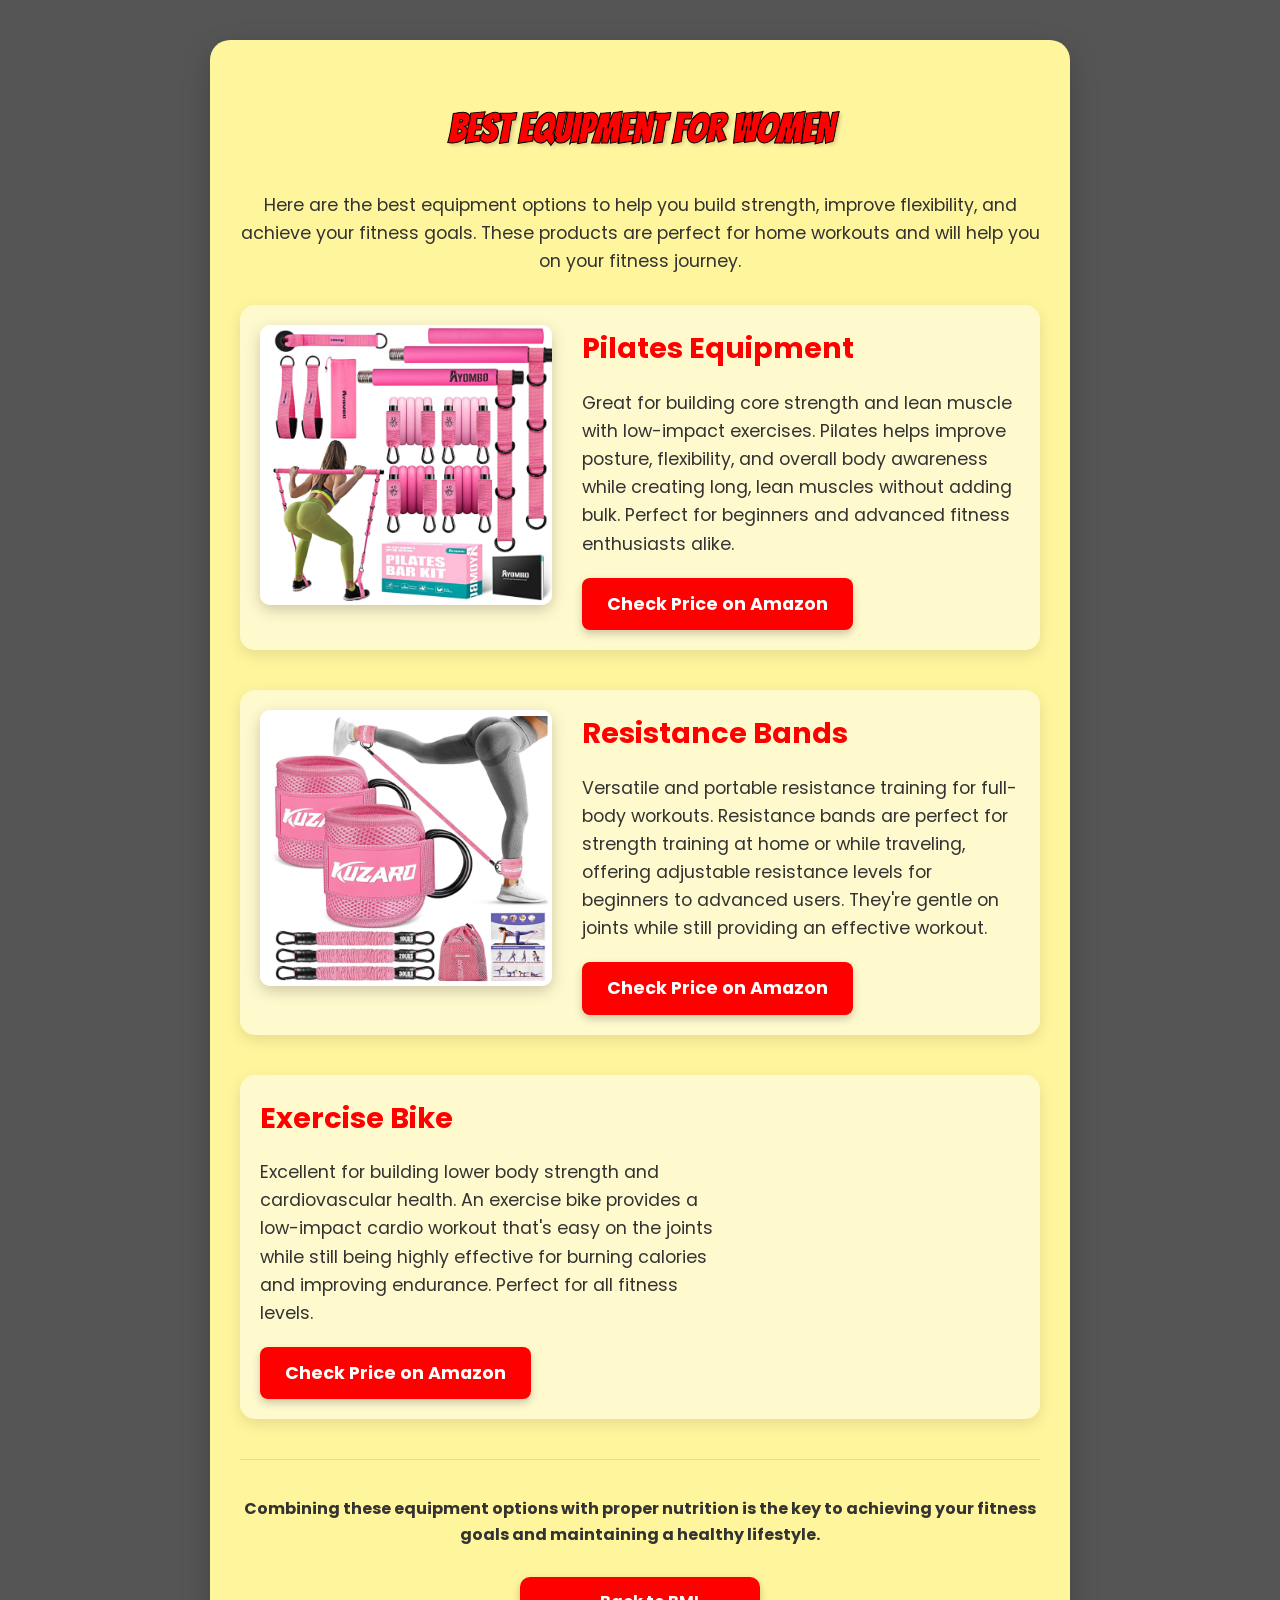
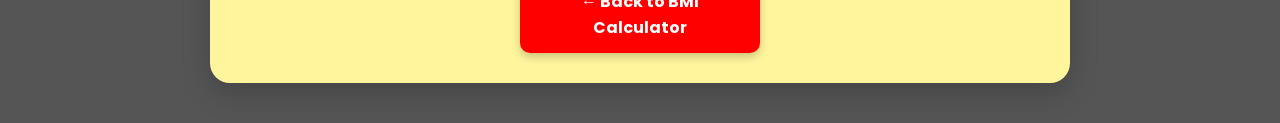
<file: equipment-women.html>
<!DOCTYPE html>
<html lang="en">
<head>
    <meta charset="UTF-8">
    <meta name="viewport" content="width=device-width, initial-scale=1.0">
    <title>Best Equipment for Women - BMI Calculator</title>
    <link href="https://fonts.googleapis.com/css2?family=Bangers&family=Poppins:wght@300;400;600;700&display=swap" rel="stylesheet">
    <link rel="stylesheet" href="https://cdnjs.cloudflare.com/ajax/libs/font-awesome/6.0.0/css/all.min.css">
    <style>
        :root {
            --primary-color: #ff0000;
            --secondary-color: #007bff;
            --text-color: #333;
            --light-bg: #fff;
            --dark-bg: #222;
            --dark-text: #eee;
            --gradient-start: #FFF59D; /* Light yellow */
            --gradient-end: #FFEB3B; /* Slightly darker yellow */
            --shadow-color: rgba(0, 0, 0, 0.2);
        }
        
        body {
            font-family: 'Poppins', sans-serif;
            line-height: 1.6;
            margin: 0;
            padding: 0;
            background-color: #555555;
            color: var(--text-color);
        }
        
        .container {
            max-width: 800px;
            margin: 40px auto;
            padding: 30px;
            background: var(--gradient-start);
            border-radius: 20px;
            box-shadow: 0 10px 30px var(--shadow-color);
        }
        
        h1 {
            font-family: 'Bangers', cursive;
            color: var(--primary-color);
            text-align: center;
            font-size: 2.5em;
            margin-bottom: 30px;
            text-shadow: 2px 2px 4px rgba(0, 0, 0, 0.2);
            -webkit-text-stroke: 1px black;
            text-stroke: 1px black;
        }
        
        .intro {
            text-align: center;
            margin-bottom: 30px;
            font-size: 1.1em;
        }
        
        .equipment-item {
            display: flex;
            flex-direction: column;
            margin-bottom: 40px;
            padding: 20px;
            border-radius: 15px;
            background-color: rgba(255, 255, 255, 0.5);
            box-shadow: 0 5px 15px rgba(0, 0, 0, 0.1);
        }
        
        .equipment-image {
            text-align: center;
            margin-bottom: 20px;
        }
        
        .equipment-image img {
            max-width: 100%;
            height: auto;
            border-radius: 10px;
            box-shadow: 0 5px 15px rgba(0, 0, 0, 0.2);
        }
        
        .equipment-details h2 {
            color: var(--primary-color);
            margin-top: 0;
            margin-bottom: 15px;
            font-size: 1.8em;
        }
        
        .equipment-details p {
            margin-bottom: 20px;
            font-size: 1.1em;
        }
        
        .buy-button {
            display: inline-block;
            padding: 12px 25px;
            background-color: var(--primary-color);
            color: white;
            text-decoration: none;
            border-radius: 8px;
            font-weight: bold;
            font-size: 1.1em;
            transition: all 0.3s ease;
            box-shadow: 0 4px 8px rgba(0, 0, 0, 0.2);
            text-align: center;
        }
        
        .buy-button:hover {
            background-color: #cc0000;
            transform: translateY(-3px);
            box-shadow: 0 6px 12px rgba(0, 0, 0, 0.3);
        }
        
        .back-button {
            display: block;
            width: 200px;
            margin: 30px auto 0;
            padding: 12px 20px;
            background-color: var(--primary-color);
            color: white;
            text-align: center;
            text-decoration: none;
            border-radius: 10px;
            font-weight: bold;
            transition: all 0.3s ease;
            box-shadow: 0 4px 8px rgba(0, 0, 0, 0.2);
        }
        
        .back-button:hover {
            background-color: #cc0000;
            transform: translateY(-2px);
            box-shadow: 0 6px 12px rgba(0, 0, 0, 0.3);
        }
        
        .conclusion {
            text-align: center;
            margin-top: 40px;
            padding-top: 20px;
            border-top: 1px solid rgba(0, 0, 0, 0.1);
            font-weight: bold;
        }
        
        @media (min-width: 768px) {
            .equipment-item {
                flex-direction: row;
            }
            
            .equipment-image {
                width: 40%;
                margin-right: 30px;
                margin-bottom: 0;
            }
            
            .equipment-details {
                width: 60%;
            }
        }
        
        @media (max-width: 768px) {
            .container {
                margin: 20px;
                padding: 20px;
            }
            
            h1 {
                font-size: 2em;
            }
        }
    </style>
</head>
<body>
    <div class="container">
        <h1>Best Equipment for Women</h1>
        
        <div class="intro">
            <p>Here are the best equipment options to help you build strength, improve flexibility, and achieve your fitness goals. These products are perfect for home workouts and will help you on your fitness journey.</p>
        </div>
        
        <div class="equipment-item">
            <div class="equipment-image">
                <img src="images/equipment/pilates/image_0.png" alt="Pilates Equipment">
            </div>
            <div class="equipment-details">
                <h2>Pilates Equipment</h2>
                <p>Great for building core strength and lean muscle with low-impact exercises. Pilates helps improve posture, flexibility, and overall body awareness while creating long, lean muscles without adding bulk. Perfect for beginners and advanced fitness enthusiasts alike.</p>
                <a href="https://amzn.to/44OsqoO" target="_blank" class="buy-button">Check Price on Amazon</a>
            </div>
        </div>
        
        <div class="equipment-item">
            <div class="equipment-image">
                <img src="images/equipment/resistance_bands/image_0.png" alt="Resistance Bands">
            </div>
            <div class="equipment-details">
                <h2>Resistance Bands</h2>
                <p>Versatile and portable resistance training for full-body workouts. Resistance bands are perfect for strength training at home or while traveling, offering adjustable resistance levels for beginners to advanced users. They're gentle on joints while still providing an effective workout.</p>
                <a href="https://amzn.to/4mtxANr" target="_blank" class="buy-button">Check Price on Amazon</a>
            </div>
        </div>
        
        <div class="equipment-item">
            <div class="equipment-details">
                <h2>Exercise Bike</h2>
                <p>Excellent for building lower body strength and cardiovascular health. An exercise bike provides a low-impact cardio workout that's easy on the joints while still being highly effective for burning calories and improving endurance. Perfect for all fitness levels.</p>
                <a href="https://amzn.to/43xBjkc" target="_blank" class="buy-button">Check Price on Amazon</a>
            </div>
        </div>
        
        <div class="conclusion">
            <p>Combining these equipment options with proper nutrition is the key to achieving your fitness goals and maintaining a healthy lifestyle.</p>
        </div>
        
        <a href="index.html" class="back-button">← Back to BMI Calculator</a>
    </div>
</body>
</html>
</file>
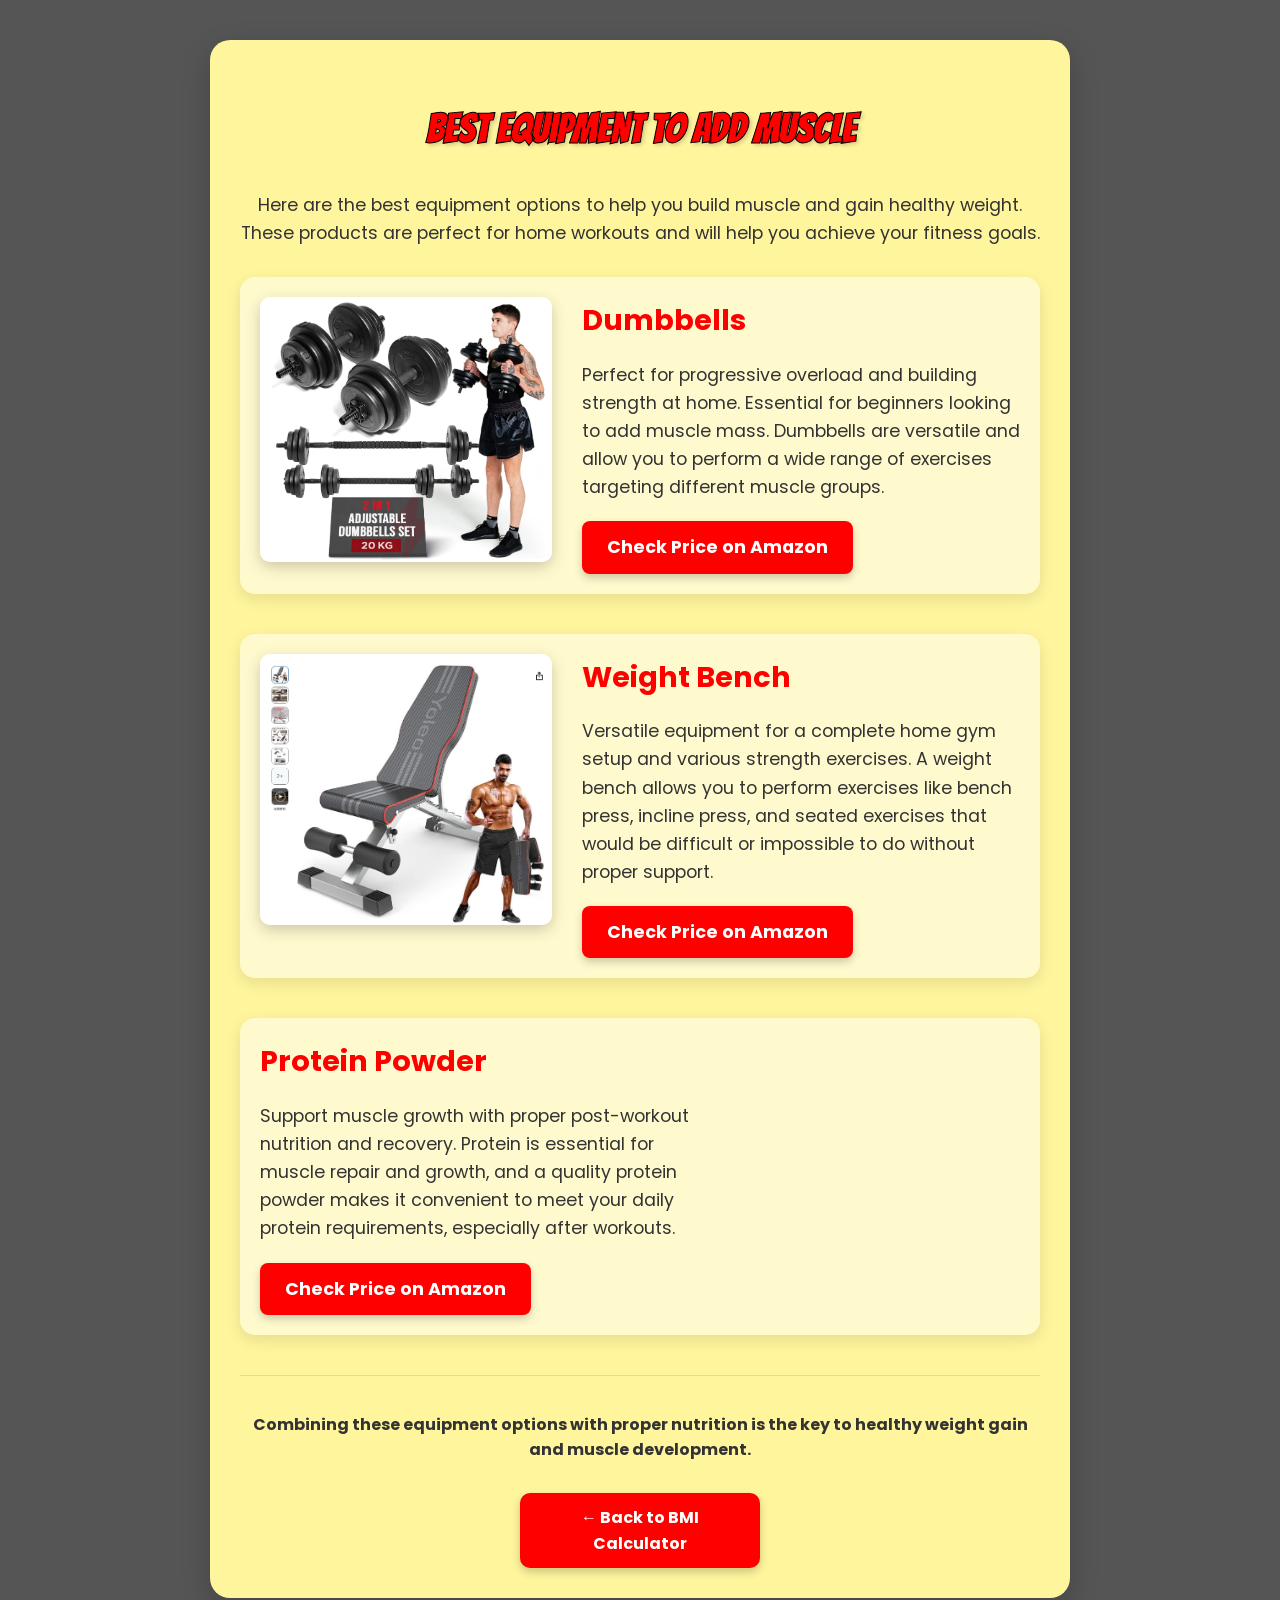
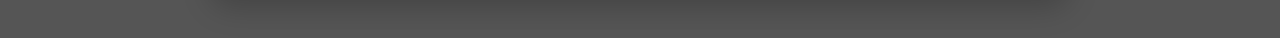
<file: equipment.html>
<!DOCTYPE html>
<html lang="en">
<head>
    <meta charset="UTF-8">
    <meta name="viewport" content="width=device-width, initial-scale=1.0">
    <title>Best Equipment to Add Muscle - BMI Calculator</title>
    <link href="https://fonts.googleapis.com/css2?family=Bangers&family=Poppins:wght@300;400;600;700&display=swap" rel="stylesheet">
    <link rel="stylesheet" href="https://cdnjs.cloudflare.com/ajax/libs/font-awesome/6.0.0/css/all.min.css">
    <style>
        :root {
            --primary-color: #ff0000;
            --secondary-color: #007bff;
            --text-color: #333;
            --light-bg: #fff;
            --dark-bg: #222;
            --dark-text: #eee;
            --gradient-start: #FFF59D; /* Light yellow */
            --gradient-end: #FFEB3B; /* Slightly darker yellow */
            --shadow-color: rgba(0, 0, 0, 0.2);
        }
        
        body {
            font-family: 'Poppins', sans-serif;
            line-height: 1.6;
            margin: 0;
            padding: 0;
            background-color: #555555;
            color: var(--text-color);
        }
        
        .container {
            max-width: 800px;
            margin: 40px auto;
            padding: 30px;
            background: var(--gradient-start);
            border-radius: 20px;
            box-shadow: 0 10px 30px var(--shadow-color);
        }
        
        h1 {
            font-family: 'Bangers', cursive;
            color: var(--primary-color);
            text-align: center;
            font-size: 2.5em;
            margin-bottom: 30px;
            text-shadow: 2px 2px 4px rgba(0, 0, 0, 0.2);
            -webkit-text-stroke: 1px black;
            text-stroke: 1px black;
        }
        
        .intro {
            text-align: center;
            margin-bottom: 30px;
            font-size: 1.1em;
        }
        
        .equipment-item {
            display: flex;
            flex-direction: column;
            margin-bottom: 40px;
            padding: 20px;
            border-radius: 15px;
            background-color: rgba(255, 255, 255, 0.5);
            box-shadow: 0 5px 15px rgba(0, 0, 0, 0.1);
        }
        
        .equipment-image {
            text-align: center;
            margin-bottom: 20px;
        }
        
        .equipment-image img {
            max-width: 100%;
            height: auto;
            border-radius: 10px;
            box-shadow: 0 5px 15px rgba(0, 0, 0, 0.2);
        }
        
        .equipment-details h2 {
            color: var(--primary-color);
            margin-top: 0;
            margin-bottom: 15px;
            font-size: 1.8em;
        }
        
        .equipment-details p {
            margin-bottom: 20px;
            font-size: 1.1em;
        }
        
        .buy-button {
            display: inline-block;
            padding: 12px 25px;
            background-color: var(--primary-color);
            color: white;
            text-decoration: none;
            border-radius: 8px;
            font-weight: bold;
            font-size: 1.1em;
            transition: all 0.3s ease;
            box-shadow: 0 4px 8px rgba(0, 0, 0, 0.2);
            text-align: center;
        }
        
        .buy-button:hover {
            background-color: #cc0000;
            transform: translateY(-3px);
            box-shadow: 0 6px 12px rgba(0, 0, 0, 0.3);
        }
        
        .back-button {
            display: block;
            width: 200px;
            margin: 30px auto 0;
            padding: 12px 20px;
            background-color: var(--primary-color);
            color: white;
            text-align: center;
            text-decoration: none;
            border-radius: 10px;
            font-weight: bold;
            transition: all 0.3s ease;
            box-shadow: 0 4px 8px rgba(0, 0, 0, 0.2);
        }
        
        .back-button:hover {
            background-color: #cc0000;
            transform: translateY(-2px);
            box-shadow: 0 6px 12px rgba(0, 0, 0, 0.3);
        }
        
        .conclusion {
            text-align: center;
            margin-top: 40px;
            padding-top: 20px;
            border-top: 1px solid rgba(0, 0, 0, 0.1);
            font-weight: bold;
        }
        
        @media (min-width: 768px) {
            .equipment-item {
                flex-direction: row;
            }
            
            .equipment-image {
                width: 40%;
                margin-right: 30px;
                margin-bottom: 0;
            }
            
            .equipment-details {
                width: 60%;
            }
        }
        
        @media (max-width: 768px) {
            .container {
                margin: 20px;
                padding: 20px;
            }
            
            h1 {
                font-size: 2em;
            }
        }
    </style>
</head>
<body>
    <div class="container">
        <h1>Best Equipment to Add Muscle</h1>
        
        <div class="intro">
            <p>Here are the best equipment options to help you build muscle and gain healthy weight. These products are perfect for home workouts and will help you achieve your fitness goals.</p>
        </div>
        
        <div class="equipment-item">
            <div class="equipment-image">
                <img src="images/equipment/dumbbells/image_0.png" alt="Dumbbells">
            </div>
            <div class="equipment-details">
                <h2>Dumbbells</h2>
                <p>Perfect for progressive overload and building strength at home. Essential for beginners looking to add muscle mass. Dumbbells are versatile and allow you to perform a wide range of exercises targeting different muscle groups.</p>
                <a href="https://amzn.to/3Fc6NEC" target="_blank" class="buy-button">Check Price on Amazon</a>
            </div>
        </div>
        
        <div class="equipment-item">
            <div class="equipment-image">
                <img src="images/equipment/bench/image_0.png" alt="Weight Bench">
            </div>
            <div class="equipment-details">
                <h2>Weight Bench</h2>
                <p>Versatile equipment for a complete home gym setup and various strength exercises. A weight bench allows you to perform exercises like bench press, incline press, and seated exercises that would be difficult or impossible to do without proper support.</p>
                <a href="https://amzn.to/4kzrngZ" target="_blank" class="buy-button">Check Price on Amazon</a>
            </div>
        </div>
        
        <div class="equipment-item">
            <div class="equipment-details">
                <h2>Protein Powder</h2>
                <p>Support muscle growth with proper post-workout nutrition and recovery. Protein is essential for muscle repair and growth, and a quality protein powder makes it convenient to meet your daily protein requirements, especially after workouts.</p>
                <a href="https://amzn.to/3UQnwHO" target="_blank" class="buy-button">Check Price on Amazon</a>
            </div>
        </div>
        
        <div class="conclusion">
            <p>Combining these equipment options with proper nutrition is the key to healthy weight gain and muscle development.</p>
        </div>
        
        <a href="index.html" class="back-button">← Back to BMI Calculator</a>
    </div>
</body>
</html>
</file>
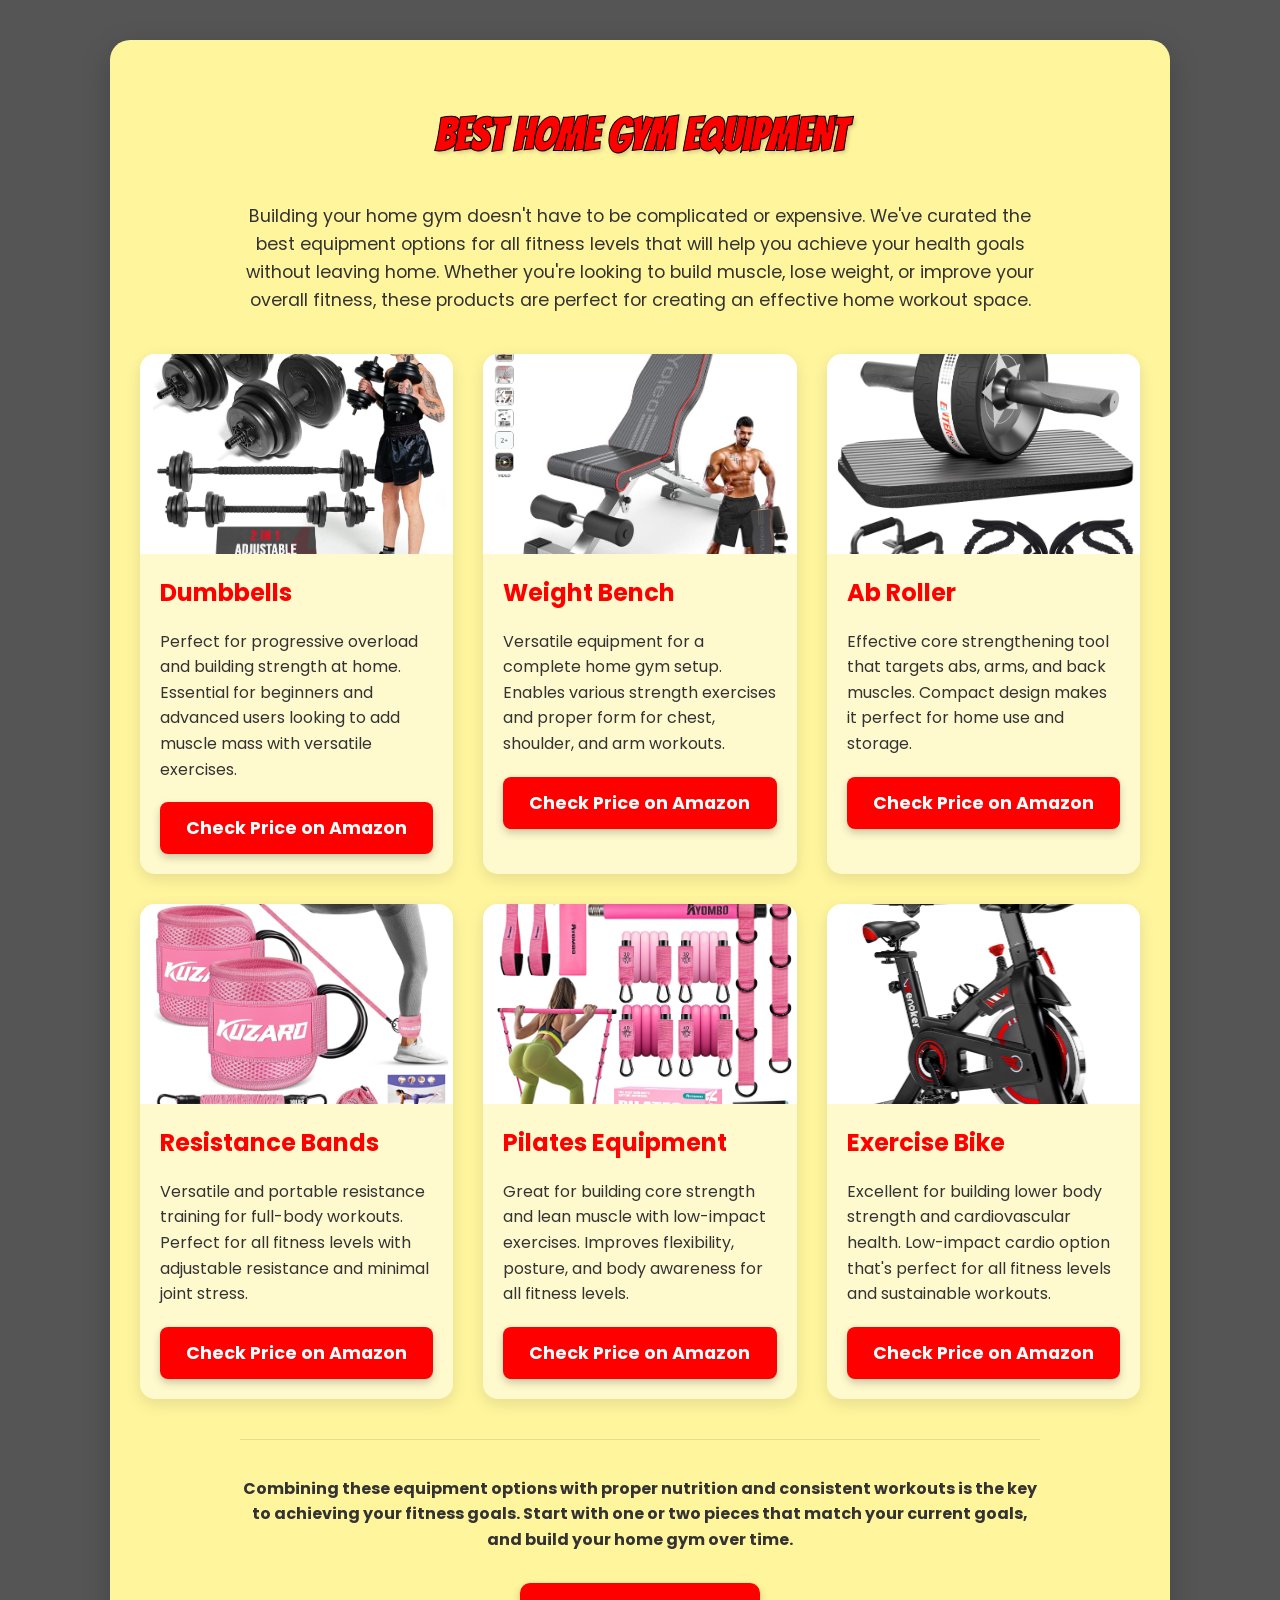
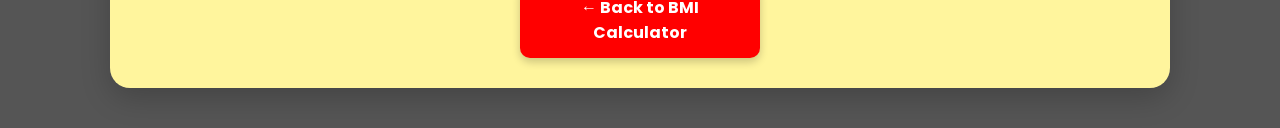
<file: gym-equipment.html>
<!DOCTYPE html>
<html lang="en">
<head>
    <meta charset="UTF-8">
    <meta name="viewport" content="width=device-width, initial-scale=1.0">
    <title>Best Home Gym Equipment - BMI Calculator</title>
    <link href="https://fonts.googleapis.com/css2?family=Bangers&family=Poppins:wght@300;400;600;700&display=swap" rel="stylesheet">
    <link rel="stylesheet" href="https://cdnjs.cloudflare.com/ajax/libs/font-awesome/6.0.0/css/all.min.css">
    <style>
        :root {
            --primary-color: #ff0000;
            --secondary-color: #007bff;
            --text-color: #333;
            --light-bg: #fff;
            --dark-bg: #222;
            --dark-text: #eee;
            --gradient-start: #FFF59D; /* Light yellow */
            --gradient-end: #FFEB3B; /* Slightly darker yellow */
            --shadow-color: rgba(0, 0, 0, 0.2);
        }
        
        body {
            font-family: 'Poppins', sans-serif;
            line-height: 1.6;
            margin: 0;
            padding: 0;
            background-color: #555555;
            color: var(--text-color);
        }
        
        .container {
            max-width: 1000px;
            margin: 40px auto;
            padding: 30px;
            background: var(--gradient-start);
            border-radius: 20px;
            box-shadow: 0 10px 30px var(--shadow-color);
        }
        
        h1 {
            font-family: 'Bangers', cursive;
            color: var(--primary-color);
            text-align: center;
            font-size: 2.8em;
            margin-bottom: 30px;
            text-shadow: 2px 2px 4px rgba(0, 0, 0, 0.2);
            -webkit-text-stroke: 1px black;
            text-stroke: 1px black;
        }
        
        .intro {
            text-align: center;
            margin-bottom: 40px;
            font-size: 1.1em;
            max-width: 800px;
            margin-left: auto;
            margin-right: auto;
        }
        
        .equipment-grid {
            display: grid;
            grid-template-columns: repeat(auto-fill, minmax(300px, 1fr));
            gap: 30px;
            margin-bottom: 40px;
        }
        
        .equipment-item {
            background-color: rgba(255, 255, 255, 0.5);
            border-radius: 15px;
            overflow: hidden;
            box-shadow: 0 5px 15px rgba(0, 0, 0, 0.1);
            transition: transform 0.3s ease, box-shadow 0.3s ease;
        }
        
        .equipment-item:hover {
            transform: translateY(-5px);
            box-shadow: 0 8px 20px rgba(0, 0, 0, 0.2);
        }
        
        .equipment-image {
            width: 100%;
            height: 200px;
            overflow: hidden;
        }
        
        .equipment-image img {
            width: 100%;
            height: 100%;
            object-fit: cover;
            transition: transform 0.5s ease;
        }
        
        .equipment-item:hover .equipment-image img {
            transform: scale(1.05);
        }
        
        .equipment-details {
            padding: 20px;
        }
        
        .equipment-details h2 {
            color: var(--primary-color);
            margin-top: 0;
            margin-bottom: 15px;
            font-size: 1.5em;
        }
        
        .equipment-details p {
            margin-bottom: 20px;
            font-size: 1em;
        }
        
        .buy-button {
            display: inline-block;
            width: 100%;
            padding: 12px 0;
            background-color: var(--primary-color);
            color: white;
            text-decoration: none;
            border-radius: 8px;
            font-weight: bold;
            font-size: 1.1em;
            transition: all 0.3s ease;
            box-shadow: 0 4px 8px rgba(0, 0, 0, 0.2);
            text-align: center;
        }
        
        .buy-button:hover {
            background-color: #cc0000;
            transform: translateY(-3px);
            box-shadow: 0 6px 12px rgba(0, 0, 0, 0.3);
        }
        
        .back-button {
            display: block;
            width: 200px;
            margin: 30px auto 0;
            padding: 12px 20px;
            background-color: var(--primary-color);
            color: white;
            text-align: center;
            text-decoration: none;
            border-radius: 10px;
            font-weight: bold;
            transition: all 0.3s ease;
            box-shadow: 0 4px 8px rgba(0, 0, 0, 0.2);
        }
        
        .back-button:hover {
            background-color: #cc0000;
            transform: translateY(-2px);
            box-shadow: 0 6px 12px rgba(0, 0, 0, 0.3);
        }
        
        .conclusion {
            text-align: center;
            margin-top: 40px;
            padding-top: 20px;
            border-top: 1px solid rgba(0, 0, 0, 0.1);
            font-weight: bold;
            max-width: 800px;
            margin-left: auto;
            margin-right: auto;
        }
        
        @media (max-width: 768px) {
            .container {
                margin: 20px;
                padding: 20px;
            }
            
            h1 {
                font-size: 2em;
            }
            
            .equipment-grid {
                grid-template-columns: 1fr;
            }
        }
    </style>
</head>
<body>
    <div class="container">
        <h1>Best Home Gym Equipment</h1>
        
        <div class="intro">
            <p>Building your home gym doesn't have to be complicated or expensive. We've curated the best equipment options for all fitness levels that will help you achieve your health goals without leaving home. Whether you're looking to build muscle, lose weight, or improve your overall fitness, these products are perfect for creating an effective home workout space.</p>
        </div>
        
        <div class="equipment-grid">
            <div class="equipment-item">
                <div class="equipment-image">
                    <img src="images/equipment/dumbbells/image_0.png" alt="Dumbbells">
                </div>
                <div class="equipment-details">
                    <h2>Dumbbells</h2>
                    <p>Perfect for progressive overload and building strength at home. Essential for beginners and advanced users looking to add muscle mass with versatile exercises.</p>
                    <a href="https://amzn.to/3Fc6NEC" target="_blank" class="buy-button">Check Price on Amazon</a>
                </div>
            </div>
            
            <div class="equipment-item">
                <div class="equipment-image">
                    <img src="images/equipment/bench/image_0.png" alt="Weight Bench">
                </div>
                <div class="equipment-details">
                    <h2>Weight Bench</h2>
                    <p>Versatile equipment for a complete home gym setup. Enables various strength exercises and proper form for chest, shoulder, and arm workouts.</p>
                    <a href="https://amzn.to/4kzrngZ" target="_blank" class="buy-button">Check Price on Amazon</a>
                </div>
            </div>
            
            <div class="equipment-item">
                <div class="equipment-image">
                    <img src="images/equipment/ab_roller/image_0.png" alt="Ab Roller">
                </div>
                <div class="equipment-details">
                    <h2>Ab Roller</h2>
                    <p>Effective core strengthening tool that targets abs, arms, and back muscles. Compact design makes it perfect for home use and storage.</p>
                    <a href="https://amzn.to/4kh31Je" target="_blank" class="buy-button">Check Price on Amazon</a>
                </div>
            </div>
            
            <div class="equipment-item">
                <div class="equipment-image">
                    <img src="images/equipment/resistance_bands/image_0.png" alt="Resistance Bands">
                </div>
                <div class="equipment-details">
                    <h2>Resistance Bands</h2>
                    <p>Versatile and portable resistance training for full-body workouts. Perfect for all fitness levels with adjustable resistance and minimal joint stress.</p>
                    <a href="https://amzn.to/4mtxANr" target="_blank" class="buy-button">Check Price on Amazon</a>
                </div>
            </div>
            
            <div class="equipment-item">
                <div class="equipment-image">
                    <img src="images/equipment/pilates/image_0.png" alt="Pilates Equipment">
                </div>
                <div class="equipment-details">
                    <h2>Pilates Equipment</h2>
                    <p>Great for building core strength and lean muscle with low-impact exercises. Improves flexibility, posture, and body awareness for all fitness levels.</p>
                    <a href="https://amzn.to/44OsqoO" target="_blank" class="buy-button">Check Price on Amazon</a>
                </div>
            </div>
            
            <div class="equipment-item">
                <div class="equipment-image">
                    <img src="images/equipment/exercise_bike/image_0.png" alt="Exercise Bike">
                </div>
                <div class="equipment-details">
                    <h2>Exercise Bike</h2>
                    <p>Excellent for building lower body strength and cardiovascular health. Low-impact cardio option that's perfect for all fitness levels and sustainable workouts.</p>
                    <a href="https://amzn.to/43xBjkc" target="_blank" class="buy-button">Check Price on Amazon</a>
                </div>
            </div>
        </div>
        
        <div class="conclusion">
            <p>Combining these equipment options with proper nutrition and consistent workouts is the key to achieving your fitness goals. Start with one or two pieces that match your current goals, and build your home gym over time.</p>
        </div>
        
        <a href="index.html" class="back-button">← Back to BMI Calculator</a>
    </div>
</body>
</html>
</file>
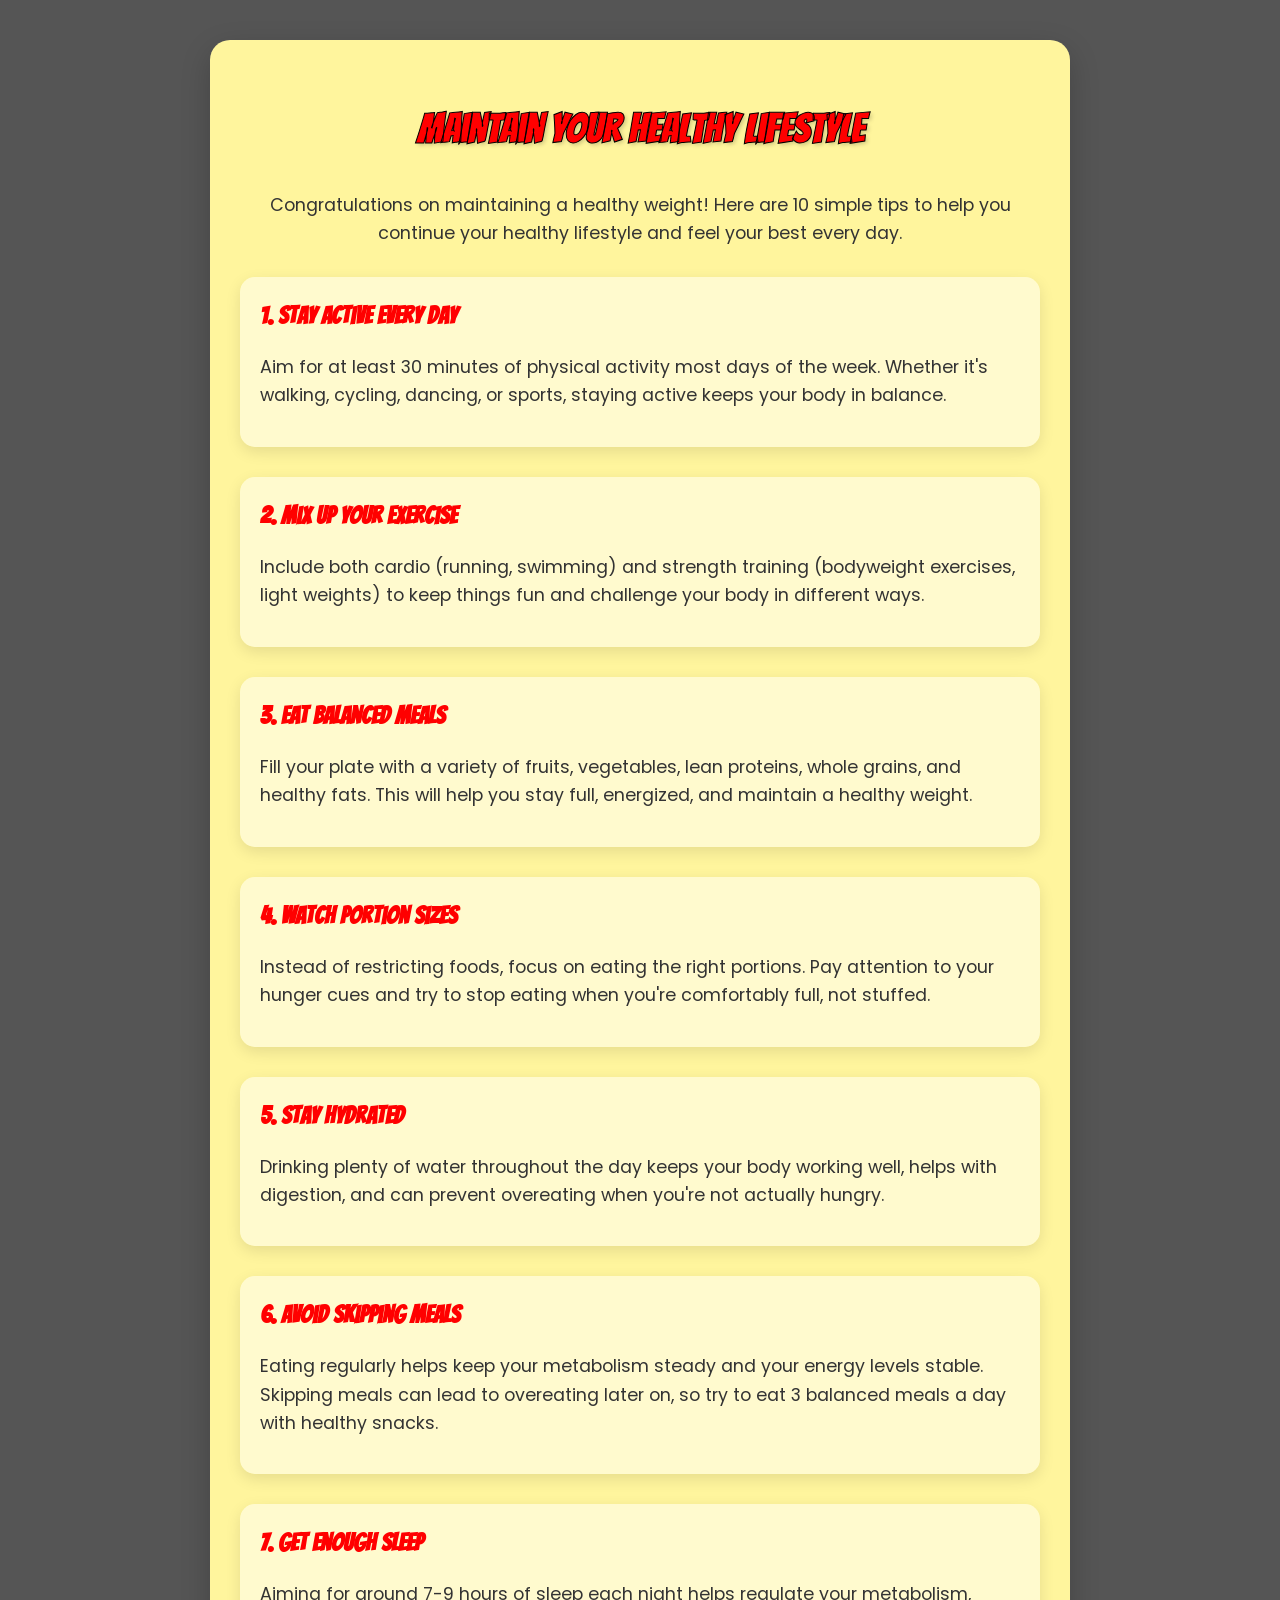
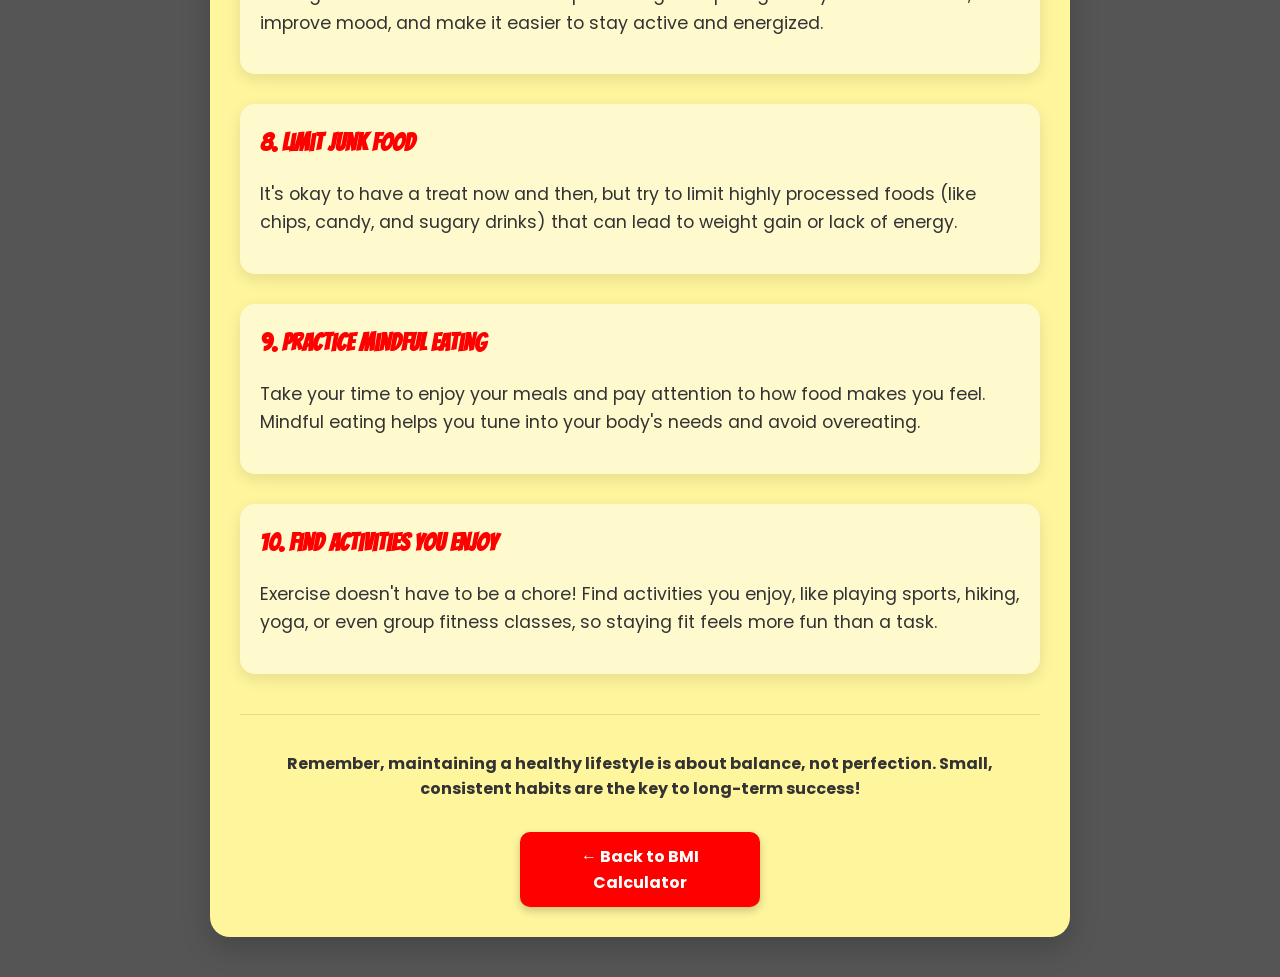
<file: healthy-lifestyle.html>
<!DOCTYPE html>
<html lang="en">
<head>
    <meta charset="UTF-8">
    <meta name="viewport" content="width=device-width, initial-scale=1.0">
    <title>Maintain Your Healthy Lifestyle - BMI Calculator</title>
    <link href="https://fonts.googleapis.com/css2?family=Bangers&family=Poppins:wght@300;400;600;700&display=swap" rel="stylesheet">
    <link rel="stylesheet" href="https://cdnjs.cloudflare.com/ajax/libs/font-awesome/6.0.0/css/all.min.css">
    <style>
        :root {
            --primary-color: #ff0000;
            --secondary-color: #007bff;
            --text-color: #333;
            --light-bg: #fff;
            --dark-bg: #222;
            --dark-text: #eee;
            --gradient-start: #FFF59D; /* Light yellow */
            --gradient-end: #FFEB3B; /* Slightly darker yellow */
            --shadow-color: rgba(0, 0, 0, 0.2);
        }
        
        body {
            font-family: 'Poppins', sans-serif;
            line-height: 1.6;
            margin: 0;
            padding: 0;
            background-color: #555555;
            color: var(--text-color);
        }
        
        .container {
            max-width: 800px;
            margin: 40px auto;
            padding: 30px;
            background: var(--gradient-start);
            border-radius: 20px;
            box-shadow: 0 10px 30px var(--shadow-color);
        }
        
        h1 {
            font-family: 'Bangers', cursive;
            color: var(--primary-color);
            text-align: center;
            font-size: 2.5em;
            margin-bottom: 30px;
            text-shadow: 2px 2px 4px rgba(0, 0, 0, 0.2);
            -webkit-text-stroke: 1px black;
            text-stroke: 1px black;
        }
        
        .intro {
            text-align: center;
            margin-bottom: 30px;
            font-size: 1.1em;
        }
        
        .tips-list {
            counter-reset: tip-counter;
            list-style-type: none;
            padding: 0;
        }
        
        .tip-item {
            position: relative;
            margin-bottom: 30px;
            padding: 20px;
            background-color: rgba(255, 255, 255, 0.5);
            border-radius: 15px;
            box-shadow: 0 5px 15px rgba(0, 0, 0, 0.1);
            transition: transform 0.3s ease, box-shadow 0.3s ease;
        }
        
        .tip-item:hover {
            transform: translateY(-5px);
            box-shadow: 0 8px 20px rgba(0, 0, 0, 0.2);
        }
        
        .tip-number {
            color: var(--primary-color);
            font-weight: bold;
            font-size: 1.5em;
            margin-bottom: 10px;
            display: block;
            font-family: 'Bangers', cursive;
        }
        
        .tip-content {
            font-size: 1.1em;
        }
        
        .back-button {
            display: block;
            width: 200px;
            margin: 30px auto 0;
            padding: 12px 20px;
            background-color: var(--primary-color);
            color: white;
            text-align: center;
            text-decoration: none;
            border-radius: 10px;
            font-weight: bold;
            transition: all 0.3s ease;
            box-shadow: 0 4px 8px rgba(0, 0, 0, 0.2);
        }
        
        .back-button:hover {
            background-color: #cc0000;
            transform: translateY(-2px);
            box-shadow: 0 6px 12px rgba(0, 0, 0, 0.3);
        }
        
        .conclusion {
            text-align: center;
            margin-top: 40px;
            padding-top: 20px;
            border-top: 1px solid rgba(0, 0, 0, 0.1);
            font-weight: bold;
        }
        
        @media (max-width: 768px) {
            .container {
                margin: 20px;
                padding: 20px;
            }
            
            h1 {
                font-size: 2em;
            }
        }
    </style>
</head>
<body>
    <div class="container">
        <h1>Maintain Your Healthy Lifestyle</h1>
        
        <div class="intro">
            <p>Congratulations on maintaining a healthy weight! Here are 10 simple tips to help you continue your healthy lifestyle and feel your best every day.</p>
        </div>
        
        <ul class="tips-list">
            <li class="tip-item">
                <span class="tip-number">1. Stay Active Every Day</span>
                <p class="tip-content">Aim for at least 30 minutes of physical activity most days of the week. Whether it's walking, cycling, dancing, or sports, staying active keeps your body in balance.</p>
            </li>
            
            <li class="tip-item">
                <span class="tip-number">2. Mix Up Your Exercise</span>
                <p class="tip-content">Include both cardio (running, swimming) and strength training (bodyweight exercises, light weights) to keep things fun and challenge your body in different ways.</p>
            </li>
            
            <li class="tip-item">
                <span class="tip-number">3. Eat Balanced Meals</span>
                <p class="tip-content">Fill your plate with a variety of fruits, vegetables, lean proteins, whole grains, and healthy fats. This will help you stay full, energized, and maintain a healthy weight.</p>
            </li>
            
            <li class="tip-item">
                <span class="tip-number">4. Watch Portion Sizes</span>
                <p class="tip-content">Instead of restricting foods, focus on eating the right portions. Pay attention to your hunger cues and try to stop eating when you're comfortably full, not stuffed.</p>
            </li>
            
            <li class="tip-item">
                <span class="tip-number">5. Stay Hydrated</span>
                <p class="tip-content">Drinking plenty of water throughout the day keeps your body working well, helps with digestion, and can prevent overeating when you're not actually hungry.</p>
            </li>
            
            <li class="tip-item">
                <span class="tip-number">6. Avoid Skipping Meals</span>
                <p class="tip-content">Eating regularly helps keep your metabolism steady and your energy levels stable. Skipping meals can lead to overeating later on, so try to eat 3 balanced meals a day with healthy snacks.</p>
            </li>
            
            <li class="tip-item">
                <span class="tip-number">7. Get Enough Sleep</span>
                <p class="tip-content">Aiming for around 7-9 hours of sleep each night helps regulate your metabolism, improve mood, and make it easier to stay active and energized.</p>
            </li>
            
            <li class="tip-item">
                <span class="tip-number">8. Limit Junk Food</span>
                <p class="tip-content">It's okay to have a treat now and then, but try to limit highly processed foods (like chips, candy, and sugary drinks) that can lead to weight gain or lack of energy.</p>
            </li>
            
            <li class="tip-item">
                <span class="tip-number">9. Practice Mindful Eating</span>
                <p class="tip-content">Take your time to enjoy your meals and pay attention to how food makes you feel. Mindful eating helps you tune into your body's needs and avoid overeating.</p>
            </li>
            
            <li class="tip-item">
                <span class="tip-number">10. Find Activities You Enjoy</span>
                <p class="tip-content">Exercise doesn't have to be a chore! Find activities you enjoy, like playing sports, hiking, yoga, or even group fitness classes, so staying fit feels more fun than a task.</p>
            </li>
        </ul>
        
        <div class="conclusion">
            <p>Remember, maintaining a healthy lifestyle is about balance, not perfection. Small, consistent habits are the key to long-term success!</p>
        </div>
        
        <a href="index.html" class="back-button">← Back to BMI Calculator</a>
    </div>
</body>
</html>
</file>
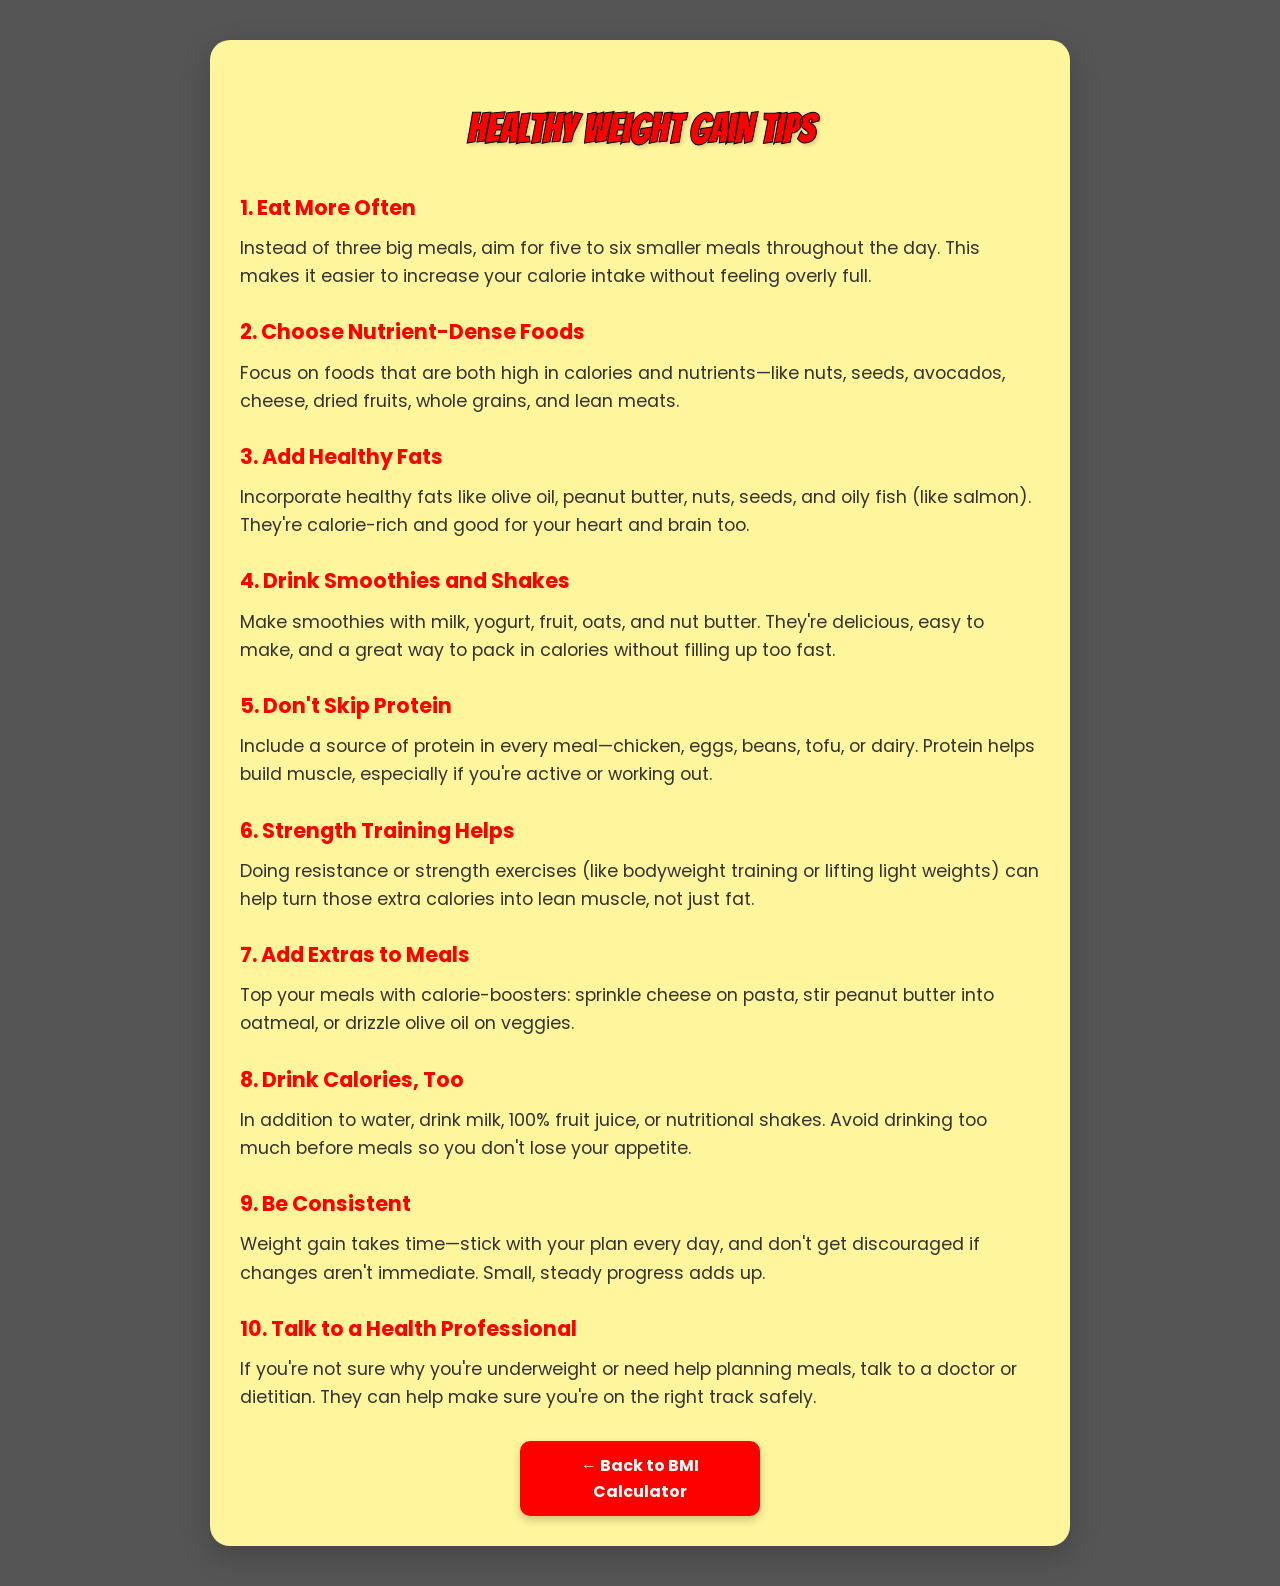
<file: weight-gain-tips.html>
<!DOCTYPE html>
<html lang="en">
<head>
    <meta charset="UTF-8">
    <meta name="viewport" content="width=device-width, initial-scale=1.0">
    <title>Healthy Weight Gain Tips - BMI Calculator</title>
    <link href="https://fonts.googleapis.com/css2?family=Bangers&family=Poppins:wght@300;400;600;700&display=swap" rel="stylesheet">
    <link rel="stylesheet" href="https://cdnjs.cloudflare.com/ajax/libs/font-awesome/6.0.0/css/all.min.css">
    <style>
        :root {
            --primary-color: #ff0000;
            --secondary-color: #007bff;
            --text-color: #333;
            --light-bg: #fff;
            --dark-bg: #222;
            --dark-text: #eee;
            --gradient-start: #FFF59D; /* Light yellow */
            --gradient-end: #FFEB3B; /* Slightly darker yellow */
            --shadow-color: rgba(0, 0, 0, 0.2);
        }
        
        body {
            font-family: 'Poppins', sans-serif;
            line-height: 1.6;
            margin: 0;
            padding: 0;
            background-color: #555555;
            color: var(--text-color);
        }
        
        .container {
            max-width: 800px;
            margin: 40px auto;
            padding: 30px;
            background: var(--gradient-start);
            border-radius: 20px;
            box-shadow: 0 10px 30px var(--shadow-color);
        }
        
        h1 {
            font-family: 'Bangers', cursive;
            color: var(--primary-color);
            text-align: center;
            font-size: 2.5em;
            margin-bottom: 30px;
            text-shadow: 2px 2px 4px rgba(0, 0, 0, 0.2);
            -webkit-text-stroke: 1px black;
            text-stroke: 1px black;
        }
        
        .tip-title {
            color: var(--primary-color);
            font-weight: bold;
            font-size: 1.3em;
            margin-top: 25px;
            margin-bottom: 10px;
        }
        
        .tip-content {
            margin-bottom: 20px;
            font-size: 1.1em;
        }
        
        .back-button {
            display: block;
            width: 200px;
            margin: 30px auto 0;
            padding: 12px 20px;
            background-color: var(--primary-color);
            color: white;
            text-align: center;
            text-decoration: none;
            border-radius: 10px;
            font-weight: bold;
            transition: all 0.3s ease;
            box-shadow: 0 4px 8px rgba(0, 0, 0, 0.2);
        }
        
        .back-button:hover {
            background-color: #cc0000;
            transform: translateY(-2px);
            box-shadow: 0 6px 12px rgba(0, 0, 0, 0.3);
        }
        
        @media (max-width: 768px) {
            .container {
                margin: 20px;
                padding: 20px;
            }
            
            h1 {
                font-size: 2em;
            }
        }
    </style>
</head>
<body>
    <div class="container">
        <h1>Healthy Weight Gain Tips</h1>
        
        <div class="tip">
            <div class="tip-title">1. Eat More Often</div>
            <div class="tip-content">
                Instead of three big meals, aim for five to six smaller meals throughout the day. This makes it easier to increase your calorie intake without feeling overly full.
            </div>
        </div>
        
        <div class="tip">
            <div class="tip-title">2. Choose Nutrient-Dense Foods</div>
            <div class="tip-content">
                Focus on foods that are both high in calories and nutrients—like nuts, seeds, avocados, cheese, dried fruits, whole grains, and lean meats.
            </div>
        </div>
        
        <div class="tip">
            <div class="tip-title">3. Add Healthy Fats</div>
            <div class="tip-content">
                Incorporate healthy fats like olive oil, peanut butter, nuts, seeds, and oily fish (like salmon). They're calorie-rich and good for your heart and brain too.
            </div>
        </div>
        
        <div class="tip">
            <div class="tip-title">4. Drink Smoothies and Shakes</div>
            <div class="tip-content">
                Make smoothies with milk, yogurt, fruit, oats, and nut butter. They're delicious, easy to make, and a great way to pack in calories without filling up too fast.
            </div>
        </div>
        
        <div class="tip">
            <div class="tip-title">5. Don't Skip Protein</div>
            <div class="tip-content">
                Include a source of protein in every meal—chicken, eggs, beans, tofu, or dairy. Protein helps build muscle, especially if you're active or working out.
            </div>
        </div>
        
        <div class="tip">
            <div class="tip-title">6. Strength Training Helps</div>
            <div class="tip-content">
                Doing resistance or strength exercises (like bodyweight training or lifting light weights) can help turn those extra calories into lean muscle, not just fat.
            </div>
        </div>
        
        <div class="tip">
            <div class="tip-title">7. Add Extras to Meals</div>
            <div class="tip-content">
                Top your meals with calorie-boosters: sprinkle cheese on pasta, stir peanut butter into oatmeal, or drizzle olive oil on veggies.
            </div>
        </div>
        
        <div class="tip">
            <div class="tip-title">8. Drink Calories, Too</div>
            <div class="tip-content">
                In addition to water, drink milk, 100% fruit juice, or nutritional shakes. Avoid drinking too much before meals so you don't lose your appetite.
            </div>
        </div>
        
        <div class="tip">
            <div class="tip-title">9. Be Consistent</div>
            <div class="tip-content">
                Weight gain takes time—stick with your plan every day, and don't get discouraged if changes aren't immediate. Small, steady progress adds up.
            </div>
        </div>
        
        <div class="tip">
            <div class="tip-title">10. Talk to a Health Professional</div>
            <div class="tip-content">
                If you're not sure why you're underweight or need help planning meals, talk to a doctor or dietitian. They can help make sure you're on the right track safely.
            </div>
        </div>
        
        <a href="index.html" class="back-button">← Back to BMI Calculator</a>
    </div>
</body>
</html>
</file>
